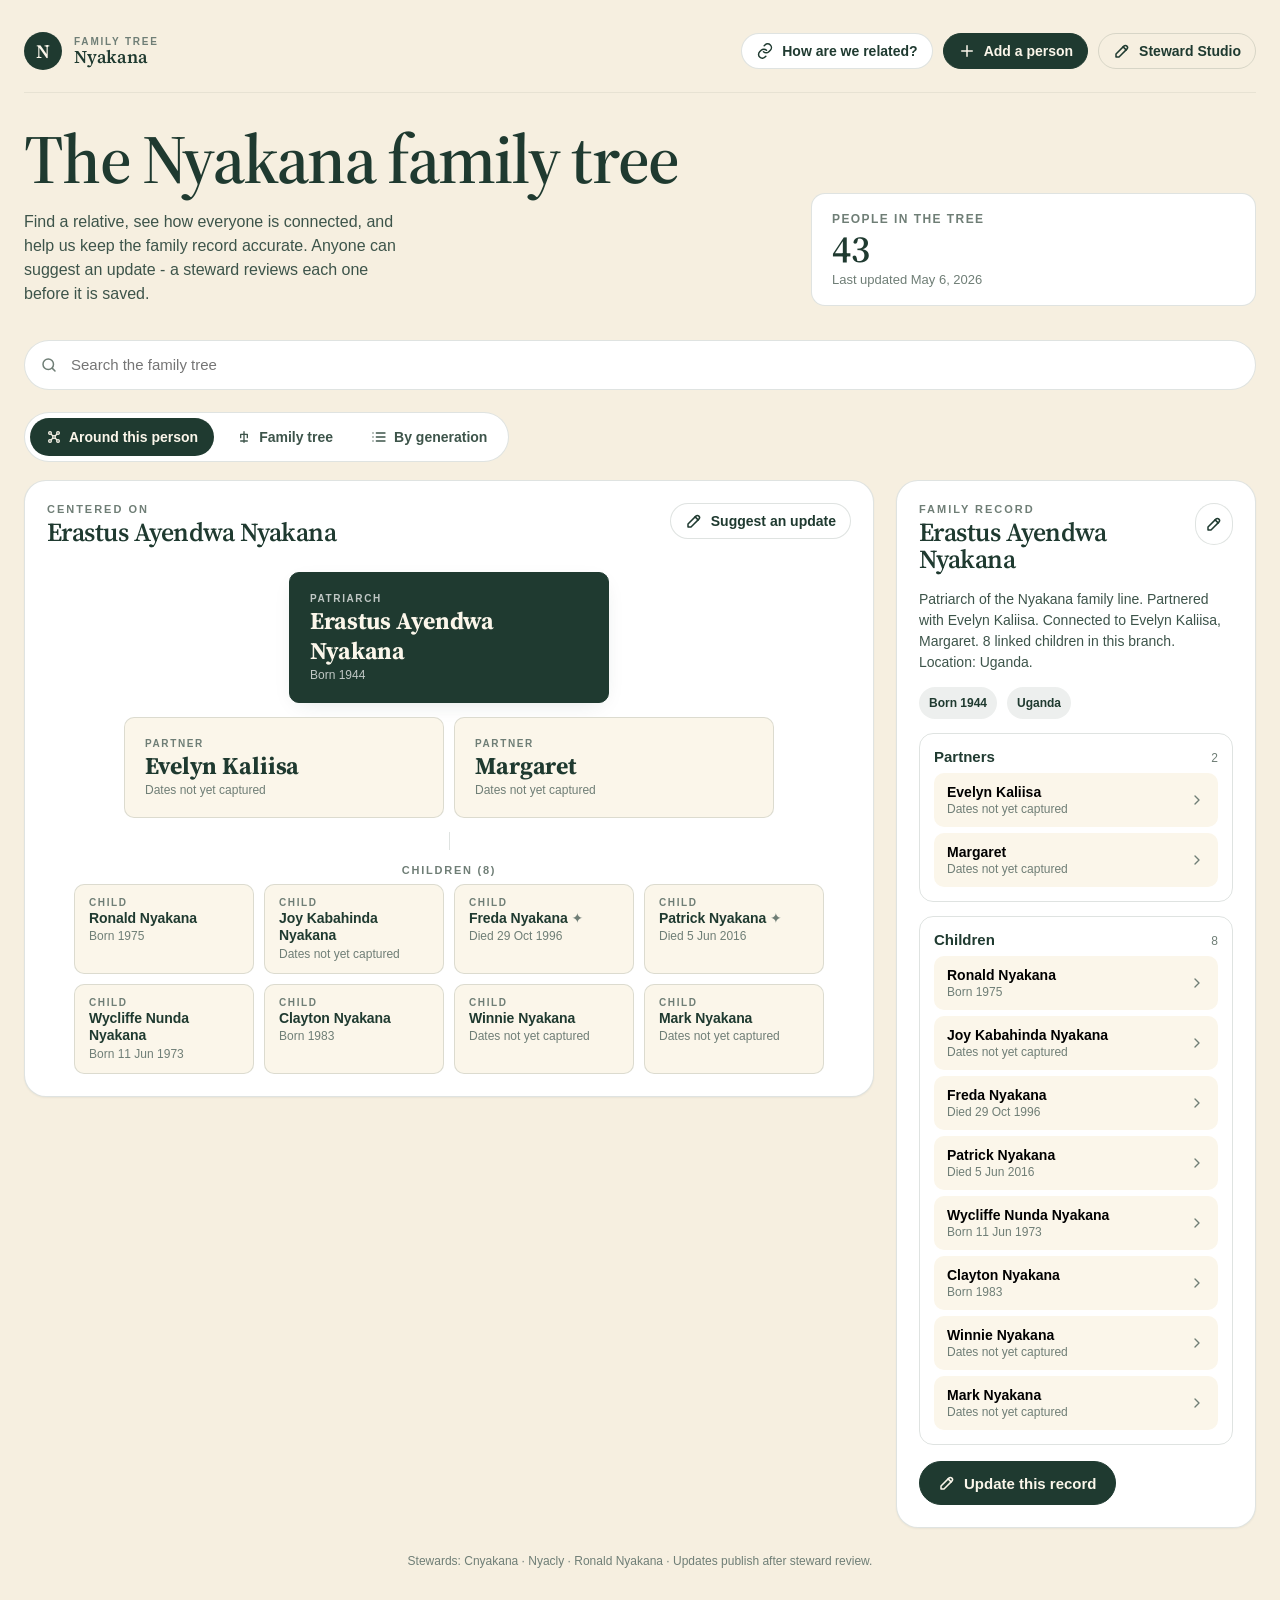
<file: index.html>
<!doctype html>
<html lang="en">
  <head>
    <meta charset="UTF-8" />
    <meta name="viewport" content="width=device-width, initial-scale=1.0" />
    <title>Nyakana Family Tree</title>
    <meta
      name="description"
      content="Browse the Nyakana family tree, search the records, and contact the stewards with updates."
    />
    <meta name="theme-color" content="#20362d" />
    <link rel="icon" href="./icon.svg" type="image/svg+xml" />
    <link rel="stylesheet" href="./styles.css" />
  </head>
  <body>
    <main id="app"></main>
    <script type="module" src="./app.js"></script>
  </body>
  </html>
</file>
<file: styles.css>
@import url("https://fonts.googleapis.com/css2?family=Source+Serif+4:opsz,wght@8..60,500;8..60,600;8..60,700&display=swap");

:root {
  --bg: #f6efe0;
  --bg-soft: #fbf6ea;
  --surface: #ffffff;
  --surface-elev: #ffffff;
  --ink: #1f3a30;
  --ink-2: #3d544a;
  --ink-3: #6f7e76;
  --ink-soft: #5f6b63;
  --line: rgba(31, 58, 48, 0.14);
  --line-soft: rgba(31, 58, 48, 0.07);
  --accent: #1f3a30;
  --accent-fg: #fbf6ea;
  --accent-soft: rgba(31, 58, 48, 0.08);
  --shadow: 0 18px 50px rgba(31, 58, 48, 0.08);
  --shadow-sm: 0 1px 2px rgba(31, 58, 48, 0.06);
  --shadow-md: 0 6px 22px -10px rgba(31, 58, 48, 0.18);
  --radius: 14px;
  --radius-sm: 10px;
  --radius-lg: 22px;
  --display-font: "Source Serif 4", "Source Serif Pro", Georgia, serif;
  --ui-font: "Helvetica Neue", Helvetica, Arial, system-ui, sans-serif;
}

* {
  box-sizing: border-box;
}

html,
body {
  margin: 0;
  min-height: 100%;
  background: var(--bg);
  color: var(--ink);
  font-family: var(--ui-font);
  -webkit-font-smoothing: antialiased;
}

body {
  padding: 24px;
}

button,
input,
textarea,
select,
a {
  font: inherit;
}

button {
  border: 0;
  background: none;
  padding: 0;
  cursor: pointer;
}

svg {
  display: block;
}

.page-shell {
  max-width: 1240px;
  margin: 0 auto;
}

.viewer-page {
  padding-bottom: 72px;
}

.sr-only {
  position: absolute;
  width: 1px;
  height: 1px;
  padding: 0;
  margin: -1px;
  overflow: hidden;
  clip: rect(0, 0, 0, 0);
  white-space: nowrap;
  border: 0;
}

.topbar {
  display: flex;
  align-items: center;
  justify-content: space-between;
  gap: 16px;
  padding: 8px 0 22px;
  border-bottom: 1px solid var(--line-soft);
  margin-bottom: 22px;
}

.brand {
  display: flex;
  align-items: center;
  gap: 12px;
  color: var(--ink);
  text-align: left;
  text-decoration: none;
}

.brand-mark {
  display: grid;
  width: 38px;
  height: 38px;
  place-items: center;
  border-radius: 50%;
  background: var(--accent);
  color: var(--accent-fg);
  font-family: var(--display-font);
  font-size: 19px;
  font-weight: 600;
  letter-spacing: -0.02em;
}

.brand-text {
  display: flex;
  flex-direction: column;
  line-height: 1.1;
}

.brand-eyebrow {
  color: var(--ink-3);
  font-size: 10px;
  font-weight: 700;
  letter-spacing: 0.18em;
  text-transform: uppercase;
}

.brand-title {
  font-family: var(--display-font);
  font-size: 18px;
  font-weight: 600;
  letter-spacing: -0.01em;
}

.topbar-actions,
.detail-cta,
.facts {
  display: flex;
  align-items: center;
  flex-wrap: wrap;
  gap: 10px;
}

.btn,
.icon-btn {
  display: inline-flex;
  align-items: center;
  justify-content: center;
  border: 1px solid var(--line);
  background: var(--surface);
  color: var(--ink);
  text-decoration: none;
  transition: background 150ms ease, border-color 150ms ease, transform 60ms ease;
}

.btn {
  gap: 8px;
  min-height: 44px;
  padding: 0 18px;
  border-radius: 999px;
  font-size: 15px;
  font-weight: 700;
  white-space: nowrap;
}

.btn--block {
  width: 100%;
}

.btn:hover,
.btn:focus-visible,
.icon-btn:hover,
.icon-btn:focus-visible {
  background: var(--accent-soft);
  border-color: rgba(31, 58, 48, 0.28);
  outline: none;
}

.btn:active {
  transform: translateY(1px);
}

.btn--primary {
  background: var(--accent);
  border-color: var(--accent);
  color: var(--accent-fg);
}

.btn--primary:hover,
.btn--primary:focus-visible {
  background: var(--accent);
  color: var(--accent-fg);
  filter: brightness(1.08);
}

.btn--ghost {
  background: transparent;
}

.btn--sm {
  min-height: 36px;
  padding: 0 14px;
  font-size: 14px;
}

.icon {
  width: 18px;
  height: 18px;
  flex: 0 0 auto;
}

.icon-btn {
  width: 42px;
  height: 42px;
  border-radius: 999px;
}

.hero {
  display: grid;
  grid-template-columns: minmax(0, 1.5fr) minmax(220px, 0.65fr);
  gap: 24px;
  align-items: end;
  padding: 28px 0 34px;
}

.viewer-hero {
  grid-template-columns: minmax(0, 1.2fr) minmax(220px, 0.7fr);
  padding: 8px 0 28px;
}

.eyebrow,
.feature-tag,
.relationship-heading span,
.list-panel-header p {
  margin: 0;
  letter-spacing: 0.16em;
  text-transform: uppercase;
  font-family: Arial, Helvetica, sans-serif;
  font-size: 0.74rem;
  font-weight: 700;
  color: var(--ink-soft);
}

.hero h1,
.feature-card h2 {
  margin: 0;
  line-height: 0.95;
  letter-spacing: -0.03em;
  font-family: var(--display-font);
}

.hero h1 {
  font-size: clamp(3rem, 8vw, 5.8rem);
  max-width: 10ch;
}

.viewer-hero h1 {
  max-width: none;
  margin: 0 0 6px;
  font-size: clamp(2.4rem, 5.4vw, 4.4rem);
  font-weight: 600;
  line-height: 1.05;
  letter-spacing: -0.025em;
}

.lede {
  margin: 18px 0 0;
  max-width: 42rem;
  color: var(--ink-soft);
  font-family: var(--ui-font);
  font-size: 1.03rem;
  line-height: 1.65;
}

.viewer-hero .lede {
  margin: 14px 0 0;
  max-width: 44ch;
  color: var(--ink-2);
  font-size: 16px;
  line-height: 1.5;
}

.hero-actions {
  display: flex;
  flex-wrap: wrap;
  gap: 12px;
  margin-top: 22px;
}

.hero-link {
  display: inline-flex;
  align-items: center;
  justify-content: center;
  min-height: 48px;
  padding: 0 20px;
  border-radius: 999px;
  background: var(--accent);
  color: #fbf7ef;
  text-decoration: none;
  font-family: Arial, Helvetica, sans-serif;
  font-size: 0.96rem;
  font-weight: 700;
}

.hero-link-secondary {
  background: transparent;
  color: var(--ink);
  border: 1px solid var(--line);
}

.hero-link-ghost {
  background: rgba(32, 54, 45, 0.08);
  color: var(--ink);
}

.hero-meta {
  padding: 20px 22px;
  border: 1px solid var(--line);
  border-radius: 28px;
  background: rgba(255, 255, 255, 0.58);
  box-shadow: var(--shadow);
}

.hero-stat {
  display: flex;
  flex-direction: column;
  gap: 4px;
  padding: 18px 20px;
  border: 1px solid var(--line);
  border-radius: var(--radius);
  background: var(--surface);
}

.hero-stat .label {
  color: var(--ink-3);
  font-size: 12px;
  font-weight: 700;
  letter-spacing: 0.12em;
  text-transform: uppercase;
}

.hero-stat .num {
  font-family: var(--display-font);
  font-size: 38px;
  font-weight: 600;
  line-height: 1;
}

.hero-stat .sub {
  color: var(--ink-3);
  font-size: 13px;
}

.search-row {
  position: relative;
  display: flex;
  gap: 10px;
  align-items: center;
  margin: 6px 0 22px;
}

.search {
  position: relative;
  flex: 1;
}

.search input {
  width: 100%;
  min-height: 50px;
  padding: 0 18px 0 46px;
  border: 1px solid var(--line);
  border-radius: 999px;
  outline: none;
  background: var(--surface);
  color: var(--ink);
  font-size: 15px;
  transition: border-color 150ms ease, box-shadow 150ms ease;
}

.search input:focus {
  border-color: var(--accent);
  box-shadow: 0 0 0 4px var(--accent-soft);
}

.search .icon {
  position: absolute;
  top: 50%;
  left: 16px;
  transform: translateY(-50%);
  color: var(--ink-3);
}

.search-results {
  position: absolute;
  top: 56px;
  left: 0;
  right: 0;
  z-index: 30;
  max-height: 360px;
  overflow-y: auto;
  border: 1px solid var(--line);
  border-radius: var(--radius);
  background: var(--surface);
  box-shadow: var(--shadow-md);
}

.search-result {
  display: block;
  width: 100%;
  padding: 12px 16px;
  border-bottom: 1px solid var(--line-soft);
  text-align: left;
}

.search-result:last-child {
  border-bottom: 0;
}

.search-result:hover,
.search-result:focus-visible,
.search-result.is-active {
  background: var(--accent-soft);
  outline: none;
}

.search-result .nm,
.search-result .meta {
  display: block;
}

.search-result .nm {
  font-size: 14px;
  font-weight: 700;
}

.search-result .meta,
.search-more {
  color: var(--ink-3);
  font-size: 12px;
}

.search-more {
  margin: 0;
  padding: 12px 16px;
}

.tabs {
  display: flex;
  width: fit-content;
  gap: 6px;
  margin-bottom: 14px;
  padding: 5px;
  border: 1px solid var(--line);
  border-radius: 999px;
  background: var(--surface);
}

.tab {
  display: inline-flex;
  align-items: center;
  gap: 7px;
  min-height: 38px;
  padding: 0 16px;
  border-radius: 999px;
  color: var(--ink-2);
  font-size: 14px;
  font-weight: 700;
}

.tab:hover,
.tab:focus-visible {
  background: var(--accent-soft);
  outline: none;
}

.tab.is-active {
  background: var(--accent);
  color: var(--accent-fg);
}

.tab .icon {
  width: 16px;
  height: 16px;
}

.breadcrumb {
  display: flex;
  flex-wrap: wrap;
  gap: 6px;
  align-items: center;
  margin: -2px 0 14px;
  color: var(--ink-3);
  font-size: 12px;
}

.breadcrumb button {
  padding: 2px 8px;
  border: 1px solid var(--line);
  border-radius: 999px;
  background: var(--surface);
  color: var(--ink-2);
  font-size: 12px;
  font-weight: 700;
}

.breadcrumb button:hover,
.breadcrumb button:focus-visible {
  border-color: var(--accent);
  outline: none;
}

.viewer-workspace {
  display: grid;
  grid-template-columns: minmax(0, 1fr) 360px;
  gap: 22px;
  align-items: start;
  margin-top: 18px;
}

.panel {
  border: 1px solid var(--line);
  border-radius: var(--radius-lg);
  background: var(--surface);
  box-shadow: var(--shadow-sm);
}

.tree-panel {
  min-width: 0;
  padding: 22px;
}

.panel-header,
.detail-head {
  display: flex;
  align-items: flex-start;
  justify-content: space-between;
  gap: 12px;
}

.panel-header {
  margin-bottom: 16px;
}

.panel-eyebrow {
  margin: 0 0 4px;
  color: var(--ink-3);
  font-size: 11px;
  font-weight: 800;
  letter-spacing: 0.18em;
  text-transform: uppercase;
}

.panel-title {
  margin: 0;
  font-family: var(--display-font);
  font-size: 26px;
  font-weight: 600;
  line-height: 1.05;
  letter-spacing: -0.02em;
}

.tree-radial {
  display: flex;
  flex-direction: column;
  align-items: center;
  gap: 10px;
  min-height: 470px;
  padding: 6px 0 0;
}

.tree-row {
  display: flex;
  width: 100%;
  flex-direction: column;
  align-items: center;
  gap: 8px;
}

.tree-label {
  margin-top: 6px;
  color: var(--ink-3);
  font-size: 11px;
  font-weight: 800;
  letter-spacing: 0.16em;
  text-transform: uppercase;
}

.tree-cards {
  display: flex;
  max-width: 100%;
  flex-wrap: wrap;
  justify-content: center;
  gap: 10px;
}

.tree-cards .pcard {
  width: 180px;
}

.tree-cards-partners {
  margin-top: 10px;
}

.tree-connector {
  width: 1px;
  height: 18px;
  background: var(--line);
}

.tree-focus-wrap {
  display: flex;
  flex-direction: column;
  align-items: center;
  gap: 4px;
  padding: 4px 0;
}

.tree-focus-wrap .pcard {
  width: 320px;
  max-width: min(100%, 320px);
  padding: 20px;
}

.tree-focus-wrap .pcard-name {
  font-family: var(--display-font);
  font-size: 24px;
}

.pcard {
  display: flex;
  min-width: 0;
  flex-direction: column;
  gap: 2px;
  padding: 12px 14px;
  border: 1px solid var(--line);
  border-radius: var(--radius-sm);
  background: var(--bg-soft);
  color: var(--ink);
  text-align: left;
  transition: border-color 150ms ease, background 150ms ease, transform 60ms ease;
}

.pcard:hover,
.pcard:focus-visible {
  border-color: var(--accent);
  background: var(--surface);
  outline: none;
}

.pcard:active {
  transform: translateY(1px);
}

.pcard-role {
  color: var(--ink-3);
  font-size: 10px;
  font-weight: 800;
  letter-spacing: 0.16em;
  text-transform: uppercase;
}

.pcard-name {
  font-size: 14px;
  font-weight: 700;
  line-height: 1.25;
  letter-spacing: -0.005em;
}

.pcard-meta {
  color: var(--ink-3);
  font-size: 12px;
}

.pcard.is-focus {
  border-color: var(--accent);
  background: var(--accent);
  color: var(--accent-fg);
  box-shadow: var(--shadow-md);
}

.pcard.is-focus .pcard-role,
.pcard.is-focus .pcard-meta {
  color: rgba(255, 255, 255, 0.72);
}

.pcard.is-deceased .pcard-name::after {
  content: " ✦";
  color: var(--ink-3);
  font-weight: 400;
}

.pcard.is-focus.is-deceased .pcard-name::after {
  color: rgba(255, 255, 255, 0.7);
}

.gen-list {
  display: flex;
  flex-direction: column;
  gap: 18px;
}

.gen-group h3 {
  margin: 0 0 8px;
  font-family: var(--display-font);
  font-size: 18px;
  font-weight: 600;
  letter-spacing: -0.01em;
}

.gen-sub {
  margin-bottom: 10px;
  color: var(--ink-3);
  font-size: 12px;
}

.gen-cards {
  display: grid;
  grid-template-columns: repeat(auto-fill, minmax(190px, 1fr));
  gap: 8px;
}

.side-rail {
  position: sticky;
  top: 14px;
  padding: 22px;
}

.summary-line {
  margin: 16px 0 14px;
  color: var(--ink-2);
  font-size: 14px;
  line-height: 1.5;
}

.facts {
  margin-bottom: 14px;
}

.fact-chip {
  display: inline-flex;
  align-items: center;
  min-height: 32px;
  padding: 6px 10px;
  border-radius: 999px;
  background: var(--accent-soft);
  color: var(--ink);
  font-size: 12px;
  font-weight: 700;
}

.relations {
  display: flex;
  flex-direction: column;
  gap: 14px;
  margin-top: 8px;
}

.relations-block {
  padding: 14px;
  border: 1px solid var(--line);
  border-radius: var(--radius);
}

.relations-block-head {
  display: flex;
  align-items: baseline;
  justify-content: space-between;
  margin-bottom: 8px;
}

.relations-block-head h3 {
  margin: 0;
  font-family: var(--ui-font);
  font-size: 15px;
  font-weight: 800;
}

.relations-block-head .count {
  color: var(--ink-3);
  font-size: 12px;
}

.relationship-list {
  display: grid;
  gap: 6px;
}

.relation-item {
  display: flex;
  width: 100%;
  align-items: center;
  justify-content: space-between;
  gap: 12px;
  padding: 10px 12px;
  border: 1px solid transparent;
  border-radius: var(--radius-sm);
  background: var(--bg-soft);
  text-align: left;
}

.relation-item:hover,
.relation-item:focus-visible {
  border-color: var(--accent);
  background: var(--surface);
  outline: none;
}

.relation-item .l {
  display: flex;
  min-width: 0;
  flex-direction: column;
  gap: 2px;
}

.relation-item .nm {
  font-size: 14px;
  font-weight: 800;
}

.relation-item .sub {
  color: var(--ink-3);
  font-size: 12px;
}

.relation-item .icon {
  width: 16px;
  height: 16px;
  color: var(--ink-3);
}

.detail-cta {
  margin-top: 16px;
}

.footnote {
  margin-top: 26px;
  color: var(--ink-3);
  font-size: 12px;
  text-align: center;
}

.empty-card {
  padding: 22px;
}

.empty-card h2 {
  margin: 4px 0 8px;
  font-family: var(--display-font);
  font-size: 28px;
}

.hero-meta p,
.hero-meta span {
  margin: 0;
  font-family: Arial, Helvetica, sans-serif;
  color: var(--ink-soft);
}

.hero-meta strong {
  display: block;
  margin: 8px 0 6px;
  font-size: 2.8rem;
  line-height: 1;
}

.mind-map-shell {
  margin: 0 0 24px;
  padding: 18px;
  border: 1px solid var(--line);
  border-radius: 34px;
  background:
    radial-gradient(circle at 50% 38%, rgba(238, 224, 190, 0.72), transparent 32%),
    linear-gradient(180deg, rgba(255, 255, 255, 0.7), rgba(251, 247, 239, 0.72));
  box-shadow: var(--shadow);
  overflow: hidden;
}

.mind-map-header {
  display: flex;
  align-items: end;
  justify-content: space-between;
  gap: 16px;
  padding: 4px 4px 18px;
}

.mind-map-header h2 {
  max-width: 18ch;
  margin: 6px 0 0;
  font-size: clamp(1.8rem, 4vw, 3.4rem);
  line-height: 0.98;
  letter-spacing: -0.03em;
}

.mind-map-canvas {
  position: relative;
  display: grid;
  gap: 14px;
  min-height: 440px;
  padding: 18px;
  border-radius: 26px;
  background:
    linear-gradient(rgba(32, 54, 45, 0.08) 1px, transparent 1px),
    linear-gradient(90deg, rgba(32, 54, 45, 0.07) 1px, transparent 1px),
    rgba(255, 255, 255, 0.46);
  background-size: 42px 42px;
}

.mind-map-canvas::before {
  content: "";
  position: absolute;
  top: 88px;
  bottom: 88px;
  left: 50%;
  width: 1px;
  background: linear-gradient(180deg, transparent, rgba(32, 54, 45, 0.28), transparent);
}

.mind-map-tier,
.mind-map-heart-row {
  position: relative;
  z-index: 1;
}

.mind-map-tier {
  display: flex;
  flex-wrap: wrap;
  justify-content: center;
  gap: 12px;
}

.mind-map-tier .mind-map-node {
  width: min(270px, 100%);
}

.mind-map-heart-row {
  display: grid;
  grid-template-columns: minmax(40px, 1fr) auto minmax(40px, 1fr);
  align-items: center;
  gap: 18px;
}

.mind-map-line {
  height: 1px;
  background: linear-gradient(90deg, transparent, rgba(32, 54, 45, 0.3), transparent);
}

.mind-map-branches {
  position: relative;
  z-index: 1;
  display: grid;
  grid-template-columns: repeat(auto-fit, minmax(190px, 1fr));
  gap: 18px;
  align-items: start;
}

.mind-map-branch {
  display: grid;
  gap: 10px;
  justify-items: stretch;
}

.mind-map-grandchildren {
  display: grid;
  gap: 8px;
  padding: 0 0 0 14px;
  border-left: 1px solid rgba(32, 54, 45, 0.16);
}

.mind-map-node {
  width: 100%;
  min-width: 0;
  padding: 14px 16px;
  border: 1px solid rgba(32, 54, 45, 0.14);
  border-radius: 20px;
  background: rgba(255, 255, 255, 0.86);
  color: var(--ink);
  text-align: left;
  box-shadow: 0 14px 28px rgba(32, 54, 45, 0.07);
  cursor: pointer;
  transition: transform 160ms ease, border-color 160ms ease, box-shadow 160ms ease;
}

.mind-map-node:hover,
.mind-map-node:focus-visible {
  transform: translateY(-2px);
  border-color: rgba(32, 54, 45, 0.34);
  box-shadow: 0 18px 34px rgba(32, 54, 45, 0.11);
  outline: none;
}

.mind-map-node strong,
.mind-map-node span {
  display: block;
}

.mind-map-node strong {
  margin-top: 5px;
  font-size: 1.08rem;
  line-height: 1.08;
}

.mind-map-node span:not(.mind-map-role) {
  margin-top: 7px;
  font-family: Arial, Helvetica, sans-serif;
  color: var(--ink-soft);
  font-size: 0.86rem;
}

.mind-map-role {
  font-family: Arial, Helvetica, sans-serif;
  font-size: 0.68rem;
  font-weight: 800;
  letter-spacing: 0.16em;
  text-transform: uppercase;
  color: var(--ink-soft);
}

.mind-map-node.is-heart {
  width: min(500px, 70vw);
  padding: 22px 24px;
  border-color: rgba(238, 224, 190, 0.34);
  background: linear-gradient(180deg, rgba(37, 61, 50, 0.98), rgba(31, 49, 41, 0.98));
  color: #fbf7ef;
  text-align: center;
}

.mind-map-node.is-heart strong {
  font-size: clamp(1.5rem, 3.6vw, 3rem);
}

.mind-map-node.is-heart .mind-map-role,
.mind-map-node.is-heart span:not(.mind-map-role) {
  color: rgba(251, 247, 239, 0.78);
}

.mind-map-node.is-compact {
  padding: 10px 12px;
  border-radius: 16px;
  box-shadow: none;
}

.mind-map-node.is-compact strong {
  font-size: 0.92rem;
}

.mind-map-canvas-person {
  align-content: start;
  min-height: 0;
}

.mind-map-siblings {
  padding-top: 4px;
  border-top: 1px dashed rgba(32, 54, 45, 0.14);
}

.generation-map {
  display: grid;
  grid-template-columns: repeat(auto-fit, minmax(210px, 1fr));
  gap: 14px;
}

.generation-group {
  display: grid;
  gap: 10px;
  padding: 16px;
  border: 1px solid var(--line);
  border-radius: 22px;
  background: rgba(255, 255, 255, 0.64);
}

.generation-heading {
  display: flex;
  align-items: baseline;
  justify-content: space-between;
  gap: 12px;
}

.generation-heading h3 {
  margin: 0;
  font-size: 1.1rem;
}

.generation-heading span {
  font-family: Arial, Helvetica, sans-serif;
  font-weight: 800;
  color: var(--ink-soft);
}

.generation-list {
  display: grid;
  gap: 8px;
}

.tree-empty {
  position: relative;
  z-index: 1;
  margin: 0;
  padding: 18px;
  border: 1px dashed rgba(32, 54, 45, 0.2);
  border-radius: 18px;
  background: rgba(255, 255, 255, 0.62);
  color: var(--ink-soft);
  font-family: Arial, Helvetica, sans-serif;
}

.workspace {
  display: grid;
  grid-template-columns: minmax(260px, 320px) minmax(0, 1fr);
  gap: 24px;
  align-items: start;
}

.rail,
.feature-panel {
  border: 1px solid var(--line);
  border-radius: 30px;
  background: rgba(255, 255, 255, 0.55);
  box-shadow: var(--shadow);
}

.rail {
  padding: 18px;
}

.search-panel {
  display: grid;
  gap: 10px;
  font-family: Arial, Helvetica, sans-serif;
  font-weight: 700;
}

.search-panel input {
  min-height: 52px;
  padding: 0 16px;
  border: 1px solid var(--line);
  border-radius: 18px;
  background: rgba(255, 255, 255, 0.86);
  color: var(--ink);
}

.list-panel {
  margin-top: 18px;
}

.list-panel-header {
  display: flex;
  align-items: baseline;
  justify-content: space-between;
  margin-bottom: 12px;
}

.list-panel-header strong {
  font-family: Arial, Helvetica, sans-serif;
}

.list-stack {
  display: grid;
  gap: 8px;
  max-height: 70vh;
  overflow: auto;
  padding-right: 2px;
}

.record-item,
.relationship-row {
  width: 100%;
  text-align: left;
  padding: 14px 16px;
  border: 1px solid var(--line);
  border-radius: 18px;
  background: rgba(255, 255, 255, 0.82);
  cursor: pointer;
  transition: transform 140ms ease, border-color 140ms ease, background 140ms ease;
}

.record-item:hover,
.record-item:focus-visible,
.relationship-row:hover,
.relationship-row:focus-visible {
  transform: translateY(-1px);
  border-color: rgba(33, 54, 45, 0.24);
  outline: none;
}

.record-item.is-selected {
  background: var(--accent);
  border-color: transparent;
  color: #fbf7ef;
}

.record-name,
.relationship-name {
  display: block;
  font-size: 1.03rem;
  font-weight: 700;
}

.record-meta,
.relationship-life {
  display: block;
  margin-top: 6px;
  font-family: Arial, Helvetica, sans-serif;
  color: var(--ink-soft);
  font-size: 0.9rem;
}

.record-item.is-selected .record-meta {
  color: rgba(251, 247, 239, 0.78);
}

.feature-panel {
  padding: 18px;
}

.feature-card {
  padding: 24px;
  border-radius: 28px;
  background: linear-gradient(180deg, rgba(37, 61, 50, 0.98), rgba(31, 49, 41, 0.98));
  color: #fbf7ef;
}

.feature-card.is-featured {
  box-shadow: inset 0 0 0 1px rgba(238, 224, 190, 0.16);
}

.feature-card h2 {
  font-size: clamp(2rem, 5vw, 4rem);
  max-width: 12ch;
}

.feature-summary {
  margin: 18px 0 0;
  max-width: 42rem;
  font-family: Arial, Helvetica, sans-serif;
  font-size: 1rem;
  line-height: 1.65;
  color: rgba(251, 247, 239, 0.86);
}

.feature-chips {
  display: flex;
  flex-wrap: wrap;
  gap: 10px;
  margin-top: 20px;
}

.feature-chips span {
  display: inline-flex;
  align-items: center;
  min-height: 36px;
  padding: 0 14px;
  border-radius: 999px;
  background: rgba(251, 247, 239, 0.12);
  font-family: Arial, Helvetica, sans-serif;
  font-size: 0.92rem;
  font-weight: 700;
}

.relationship-groups {
  display: grid;
  gap: 16px;
  margin-top: 18px;
}

.relationship-group {
  padding: 18px;
  border: 1px solid var(--line);
  border-radius: 22px;
  background: rgba(255, 255, 255, 0.64);
}

.relationship-heading {
  display: flex;
  align-items: baseline;
  justify-content: space-between;
  margin-bottom: 10px;
}

.relationship-heading h3 {
  margin: 0;
  font-size: 1.2rem;
}

.relationship-list {
  display: grid;
  gap: 10px;
}

.footer-cta {
  display: flex;
  flex-wrap: wrap;
  align-items: center;
  justify-content: space-between;
  gap: 16px;
  padding: 20px 4px 6px;
}

.footer-cta p {
  margin: 0;
  max-width: 34rem;
  font-family: Arial, Helvetica, sans-serif;
  color: var(--ink-soft);
  line-height: 1.6;
}

.error-state {
  padding: 72px 0;
}

.page-shell-gated {
  max-width: 960px;
}

.hero-gated {
  grid-template-columns: 1fr;
  padding-bottom: 12px;
}

.unlock-shell {
  padding: 6px 0 24px;
}

.unlock-card {
  padding: 28px;
  border: 1px solid var(--line);
  border-radius: 30px;
  background: rgba(255, 255, 255, 0.6);
  box-shadow: var(--shadow);
}

.unlock-card h2 {
  margin: 8px 0 0;
  font-size: clamp(2.1rem, 4vw, 3.1rem);
  line-height: 1;
}

.unlock-copy {
  margin: 16px 0 0;
  max-width: 42rem;
  font-family: Arial, Helvetica, sans-serif;
  color: var(--ink-soft);
  line-height: 1.65;
}

.unlock-form {
  display: grid;
  gap: 14px;
  margin-top: 22px;
}

.unlock-form label {
  display: grid;
  gap: 10px;
  font-family: Arial, Helvetica, sans-serif;
  font-weight: 700;
}

.unlock-form input {
  min-height: 56px;
  padding: 0 18px;
  border: 1px solid var(--line);
  border-radius: 18px;
  background: rgba(255, 255, 255, 0.92);
  color: var(--ink);
}

.unlock-form select,
.online-person-form input,
.online-person-form textarea,
.online-person-form select {
  width: 100%;
  border: 1px solid var(--line);
  border-radius: 16px;
  background: rgba(255, 255, 255, 0.92);
  color: var(--ink);
}

.unlock-form select {
  min-height: 56px;
  padding: 0 18px;
}

.steward-hero h1 {
  max-width: 12ch;
}

.steward-page {
  max-width: 1240px;
}

.steward-page .hero {
  align-items: end;
}

.steward-page .hero h1 {
  font-size: clamp(3.2rem, 7vw, 6rem);
}

.steward-login-card {
  max-width: 760px;
  margin: 0 auto;
  background: var(--surface);
}

.modal-kicker {
  margin: 0 0 8px;
  color: var(--ink-3);
  font-size: 12px;
  font-weight: 800;
  letter-spacing: 0.18em;
  text-transform: uppercase;
}

.steward-login-card h2,
.steward-form-panel h2 {
  margin: 0 0 18px;
  font-family: var(--display-font);
  font-size: clamp(2rem, 4vw, 3.2rem);
  font-weight: 600;
  line-height: 1.05;
  letter-spacing: -0.02em;
}

.steward-status {
  margin: 0 0 20px;
  padding: 14px 16px;
  border: 1px solid rgba(32, 54, 45, 0.18);
  border-radius: 18px;
  background: rgba(255, 255, 255, 0.72);
  font-family: Arial, Helvetica, sans-serif;
  color: var(--ink);
}

.steward-status.is-error {
  border-color: rgba(147, 70, 59, 0.26);
  color: #93463b;
}

.steward-editor-grid {
  display: grid;
  grid-template-columns: minmax(0, 1fr) minmax(280px, 360px);
  gap: 22px;
  align-items: start;
}

.steward-panel {
  padding: 24px;
  border: 1px solid var(--line);
  border-radius: var(--radius-lg);
  background: var(--surface);
  box-shadow: var(--shadow-sm);
}

.steward-panel h2 {
  margin: 8px 0 18px;
  font-size: clamp(1.8rem, 3.4vw, 3rem);
  line-height: 1;
}

.steward-panel-wide {
  grid-column: 1 / -1;
}

.online-person-form {
  display: grid;
  gap: 16px;
}

.online-person-form label {
  display: grid;
  gap: 8px;
  font-family: var(--ui-font);
  font-weight: 800;
}

.online-person-form input,
.online-person-form textarea,
.online-person-form select {
  min-height: 52px;
  padding: 13px 16px;
  border-radius: var(--radius-sm);
  font-size: 16px;
  outline: none;
  transition: border-color 150ms ease, box-shadow 150ms ease;
}

.online-person-form textarea {
  min-height: 118px;
  resize: vertical;
}

.online-person-form input:focus,
.online-person-form textarea:focus,
.online-person-form select:focus,
.unlock-form input:focus,
.unlock-form select:focus {
  border-color: var(--accent);
  box-shadow: 0 0 0 4px var(--accent-soft);
}

.online-person-form select[multiple] {
  min-height: 168px;
  padding: 12px;
}

.form-two-up {
  display: grid;
  grid-template-columns: repeat(2, minmax(0, 1fr));
  gap: 14px;
}

.steward-search {
  margin: 16px 0;
}

.steward-record-list {
  max-height: 560px;
}

.unlock-error {
  margin: 14px 0 0;
  font-family: Arial, Helvetica, sans-serif;
  color: #93463b;
  line-height: 1.5;
}

.saved-token-note,
.relationship-guide,
.linked-person-shortcut,
.token-help-card {
  padding: 14px 16px;
  border: 1px solid rgba(32, 54, 45, 0.12);
  border-radius: 16px;
  background: rgba(255, 255, 255, 0.66);
  font-family: Arial, Helvetica, sans-serif;
  color: var(--ink-soft);
  line-height: 1.55;
}

.wizard-steps {
  display: flex;
  flex-wrap: wrap;
  gap: 8px;
  margin-bottom: 4px;
}

.wizard-steps span {
  display: inline-flex;
  min-height: 34px;
  align-items: center;
  padding: 0 12px;
  border-radius: 999px;
  background: var(--accent-soft);
  font-family: var(--ui-font);
  font-size: 0.84rem;
  font-weight: 800;
  color: var(--ink);
}

.relationship-builder {
  display: grid;
  gap: 14px;
}

.relationship-builder.is-hidden {
  display: none;
}

.relationship-guide h3 {
  margin: 0 0 6px;
  color: var(--ink);
  font-family: var(--display-font);
}

.relationship-guide p {
  margin: 0;
}

.token-help-card {
  display: grid;
  gap: 12px;
  margin: 0 0 18px;
  background: rgba(32, 54, 45, 0.05);
}

.token-help-card h3 {
  margin: 0;
  color: var(--ink);
  font-family: var(--display-font);
}

.token-help-card p,
.token-help-card dl,
.token-help-card dd {
  margin: 0;
}

.token-help-card dl {
  display: grid;
  gap: 8px;
}

.token-help-card dt {
  font-weight: 800;
  color: var(--ink);
}

.token-help-link {
  width: fit-content;
  color: var(--ink);
  font-weight: 800;
  text-decoration-thickness: 2px;
  text-underline-offset: 4px;
}

.linked-person-shortcut {
  display: grid;
  gap: 14px;
  background: linear-gradient(135deg, rgba(32, 54, 45, 0.08), rgba(255, 255, 255, 0.76));
}

.linked-person-shortcut h3 {
  margin: 2px 0 6px;
  color: var(--ink);
  font-family: var(--display-font);
}

.linked-person-shortcut p {
  margin: 0;
}

.linked-person-shortcut .eyebrow {
  margin: 0;
  font-size: 0.72rem;
  font-weight: 800;
  letter-spacing: 0.16em;
  text-transform: uppercase;
  color: var(--accent);
}

.linked-child-only.is-hidden {
  display: none;
}

@media (max-width: 920px) {
  body {
    padding: 18px;
  }

  .hero,
  .workspace,
  .steward-editor-grid {
    grid-template-columns: 1fr;
  }

  .hero {
    padding-top: 10px;
  }

  .hero h1 {
    max-width: 12ch;
  }

  .hero-meta {
    max-width: 320px;
  }

  .steward-page .hero h1 {
    font-size: clamp(2.7rem, 12vw, 4.8rem);
  }

  .steward-panel-wide {
    grid-column: auto;
  }

  .mind-map-shell {
    padding: 14px;
    border-radius: 28px;
  }

  .mind-map-header {
    align-items: start;
    flex-direction: column;
  }

  .mind-map-header .hero-link {
    width: auto;
  }

  .mind-map-canvas {
    min-height: 0;
    overflow-x: auto;
    padding: 18px;
  }

  .mind-map-tier .mind-map-node {
    width: 210px;
  }

  .mind-map-branches {
    display: flex;
    width: max-content;
    min-width: 100%;
    gap: 12px;
  }

  .mind-map-branch {
    width: 210px;
  }

  .rail {
    order: 2;
  }

  .detail-shell {
    order: 1;
  }
}

@media (max-width: 560px) {
  body {
    padding: 12px;
  }

  .hero {
    gap: 18px;
    padding-bottom: 24px;
  }

  .hero h1 {
    font-size: 2.85rem;
  }

  .lede,
  .feature-summary,
  .footer-cta p {
    font-size: 0.96rem;
  }

  .hero-actions,
  .feature-chips {
    gap: 8px;
  }

  .hero-link {
    width: 100%;
  }

  .mind-map-header .hero-link {
    width: 100%;
  }

  .mind-map-header h2 {
    max-width: 14ch;
  }

  .mind-map-canvas {
    gap: 14px;
    padding: 14px;
    border-radius: 22px;
  }

  .mind-map-canvas::before,
  .mind-map-line {
    display: none;
  }

  .mind-map-heart-row {
    display: block;
  }

  .mind-map-node.is-heart {
    width: 100%;
    padding: 18px;
    text-align: left;
  }

  .mind-map-node.is-heart strong {
    font-size: 1.55rem;
  }

  .mind-map-partners {
    justify-content: stretch;
  }

  .mind-map-partners .mind-map-node {
    min-width: 180px;
  }

  .mind-map-node {
    padding: 12px 13px;
    border-radius: 16px;
  }

  .mind-map-node strong {
    font-size: 0.98rem;
  }

  .generation-map {
    grid-template-columns: 1fr;
  }

  .unlock-card {
    padding: 22px;
    border-radius: 24px;
  }

  .form-two-up {
    grid-template-columns: 1fr;
  }

  .steward-page .hero {
    padding-bottom: 18px;
  }

  .steward-page .hero h1 {
    max-width: 9ch;
  }

  .steward-panel,
  .unlock-card {
    padding: 22px;
    border-radius: 22px;
  }

  .steward-login-card h2,
  .steward-form-panel h2 {
    font-size: 2rem;
  }

  .wizard-steps {
    gap: 6px;
  }

  .wizard-steps span {
    min-height: 30px;
    padding: 0 9px;
    font-size: 0.76rem;
  }

  .rail,
  .feature-panel {
    border-radius: 24px;
  }

  .feature-card {
    padding: 20px;
    border-radius: 24px;
  }

  .feature-card h2 {
    font-size: 2.2rem;
  }

  .relationship-group,
  .record-item,
  .relationship-row {
    border-radius: 16px;
  }

  .footer-cta {
    padding-top: 16px;
  }
}

/* Viewer reference layout overrides kept last so older prototype styles do not leak into the new surface. */
.viewer-page .tree-empty {
  position: static;
  margin: 0;
  padding: 12px 14px;
  border: 1px dashed var(--line);
  border-radius: var(--radius-sm);
  background: var(--bg-soft);
  color: var(--ink-3);
  font-family: var(--ui-font);
  font-size: 13px;
  font-style: italic;
}

.viewer-page .relationship-list {
  gap: 6px;
}

.viewer-page .relation-item,
.viewer-page .pcard {
  cursor: pointer;
}

@media (max-width: 960px) {
  .viewer-workspace {
    grid-template-columns: 1fr;
  }

  .side-rail {
    position: static;
    order: 2;
  }

  .tree-panel {
    order: 1;
  }
}

@media (max-width: 720px) {
  body {
    padding: 14px;
  }

  .topbar {
    align-items: flex-start;
    flex-direction: column;
  }

  .topbar-actions {
    width: 100%;
  }

  .topbar-actions .btn {
    flex: 1 1 auto;
  }

  .viewer-hero {
    grid-template-columns: 1fr;
    align-items: start;
    gap: 18px;
  }

  .viewer-hero h1 {
    font-size: clamp(2.35rem, 12vw, 3.6rem);
  }

  .hero-stat {
    width: 100%;
  }

  .tabs {
    width: 100%;
    overflow-x: auto;
    border-radius: 999px;
  }

  .tab {
    flex: 1 0 max-content;
    min-height: 36px;
    padding: 0 12px;
    font-size: 13px;
  }

  .panel-header {
    align-items: stretch;
    flex-direction: column;
  }

  .panel-header .btn {
    width: 100%;
  }

  .tree-panel,
  .side-rail {
    padding: 18px;
  }

  .tree-radial {
    align-items: stretch;
    min-height: 0;
  }

  .tree-row {
    align-items: stretch;
  }

  .tree-focus-wrap {
    align-items: stretch;
  }

  .tree-focus-wrap .pcard {
    width: 100%;
    max-width: none;
  }

  .tree-cards {
    display: grid;
    grid-template-columns: 1fr;
    justify-content: stretch;
  }

  .tree-cards .pcard {
    width: 100%;
  }

  .tree-connector {
    align-self: center;
  }
}

@media (max-width: 480px) {
  body {
    padding: 10px;
  }

  .brand-title {
    font-size: 17px;
  }

  .topbar-actions .btn span {
    display: inline;
  }

  .topbar-actions {
    display: grid;
    grid-template-columns: 1fr 1fr;
  }

  .topbar-actions .btn--ghost {
    grid-column: span 1;
  }

  .viewer-hero .lede {
    font-size: 15px;
  }

  .search input {
    min-height: 48px;
  }

  .tabs {
    display: grid;
    width: 100%;
    grid-template-columns: repeat(3, minmax(0, 1fr));
    gap: 4px;
    padding: 4px;
    overflow: visible;
  }

  .tab {
    min-width: 0;
    justify-content: center;
    gap: 4px;
    padding: 0 6px;
    font-size: 11px;
  }

  .tab .icon {
    width: 14px;
    height: 14px;
  }

  .panel-title {
    font-size: 23px;
  }

  .tree-focus-wrap .pcard-name {
    font-size: 22px;
  }

  .pcard {
    padding: 11px 12px;
  }
}
</file>
